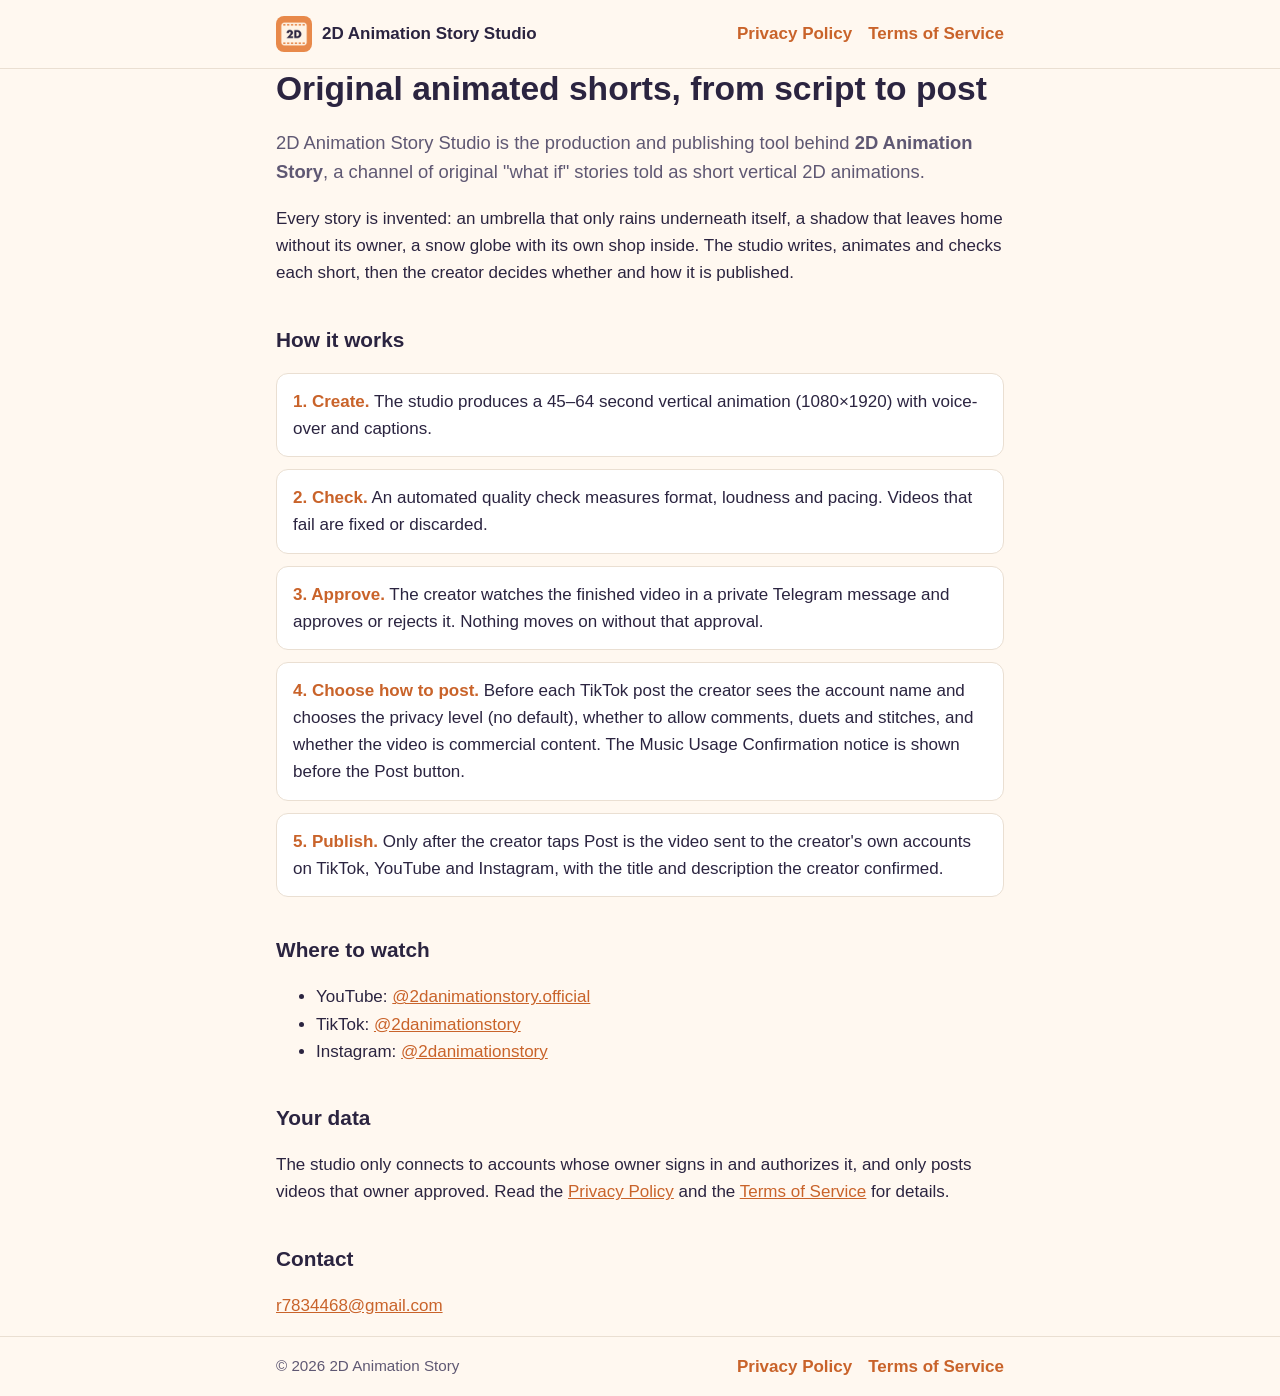
<file: index.html>
<!doctype html>
<html lang="en">
<head>
  <meta charset="utf-8">
  <meta name="viewport" content="width=device-width, initial-scale=1">
  <title>2D Animation Story Studio</title>
  <meta name="description" content="The publishing tool behind 2D Animation Story, a channel of original animated what-if shorts.">
  <link rel="icon" href="favicon.png">
  <link rel="stylesheet" href="style.css">
</head>
<body>
  <header>
    <div class="wrap">
      <a class="brand" href="./"><img src="favicon.png" alt="">2D Animation Story Studio</a>
      <nav><a href="privacy.html">Privacy Policy</a><a href="terms.html">Terms of Service</a></nav>
    </div>
  </header>

  <main class="wrap">
    <h1>Original animated shorts, from script to post</h1>
    <p class="lead">2D Animation Story Studio is the production and publishing tool behind
      <b>2D Animation Story</b>, a channel of original "what if" stories told as short vertical 2D animations.</p>

    <p>Every story is invented: an umbrella that only rains underneath itself, a shadow that leaves home
      without its owner, a snow globe with its own shop inside. The studio writes, animates and checks each
      short, then the creator decides whether and how it is published.</p>

    <h2>How it works</h2>
    <ol class="steps">
      <li><b>1. Create.</b> The studio produces a 45–64 second vertical animation (1080×1920) with voice-over and captions.</li>
      <li><b>2. Check.</b> An automated quality check measures format, loudness and pacing. Videos that fail are fixed or discarded.</li>
      <li><b>3. Approve.</b> The creator watches the finished video in a private Telegram message and approves or rejects it. Nothing moves on without that approval.</li>
      <li><b>4. Choose how to post.</b> Before each TikTok post the creator sees the account name and chooses the
        privacy level (no default), whether to allow comments, duets and stitches, and whether the video is
        commercial content. The Music Usage Confirmation notice is shown before the Post button.</li>
      <li><b>5. Publish.</b> Only after the creator taps Post is the video sent to the creator's own accounts
        on TikTok, YouTube and Instagram, with the title and description the creator confirmed.</li>
    </ol>

    <h2>Where to watch</h2>
    <ul>
      <li>YouTube: <a href="https://www.youtube.com/@2danimationstory.official">@2danimationstory.official</a></li>
      <li>TikTok: <a href="https://www.tiktok.com/@2danimationstory">@2danimationstory</a></li>
      <li>Instagram: <a href="https://www.instagram.com/2danimationstory">@2danimationstory</a></li>
    </ul>

    <h2>Your data</h2>
    <p>The studio only connects to accounts whose owner signs in and authorizes it, and only posts videos
      that owner approved. Read the <a href="privacy.html">Privacy Policy</a> and the
      <a href="terms.html">Terms of Service</a> for details.</p>

    <h2>Contact</h2>
    <p><a href="mailto:r7834468@gmail.com">r7834468@gmail.com</a></p>
  </main>

  <footer>
    <div class="wrap">
      <span class="small">© 2026 2D Animation Story</span>
      <span><a href="privacy.html">Privacy Policy</a><a href="terms.html">Terms of Service</a></span>
    </div>
  </footer>
</body>
</html>
</file>
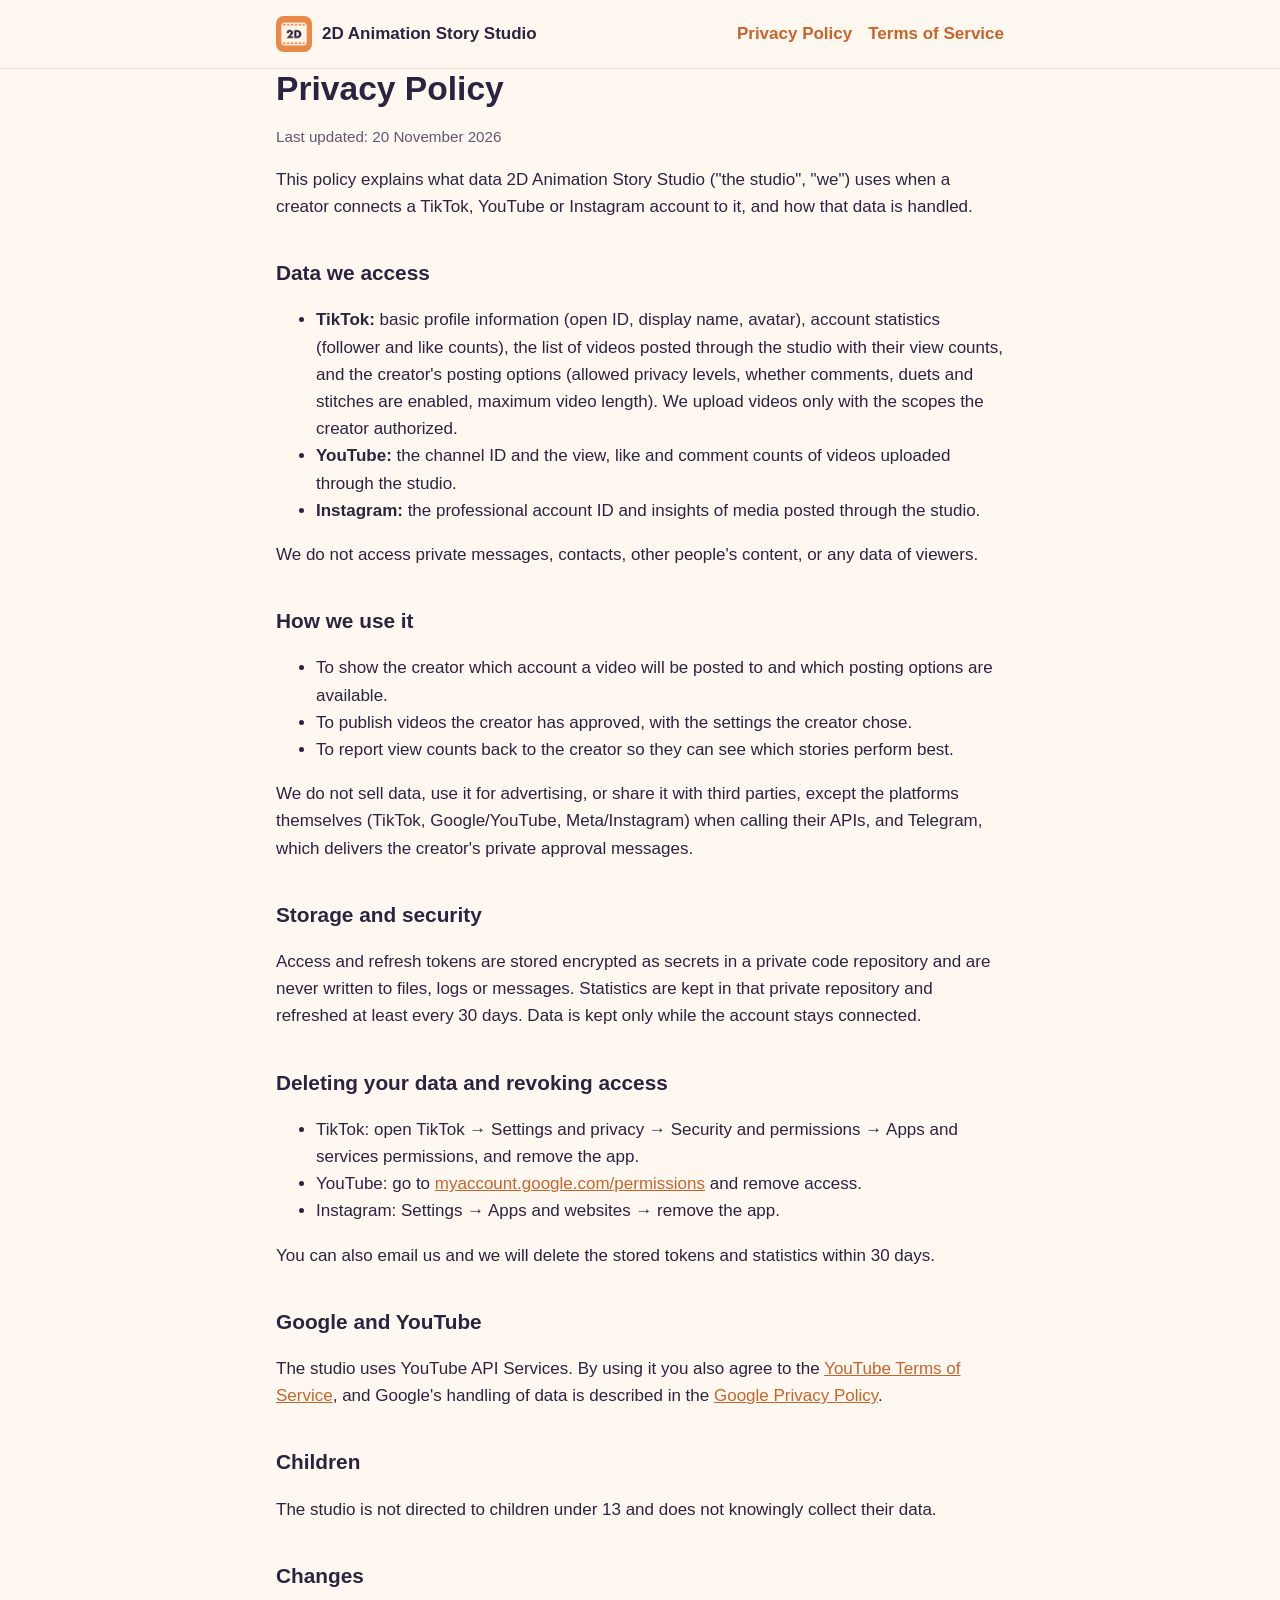
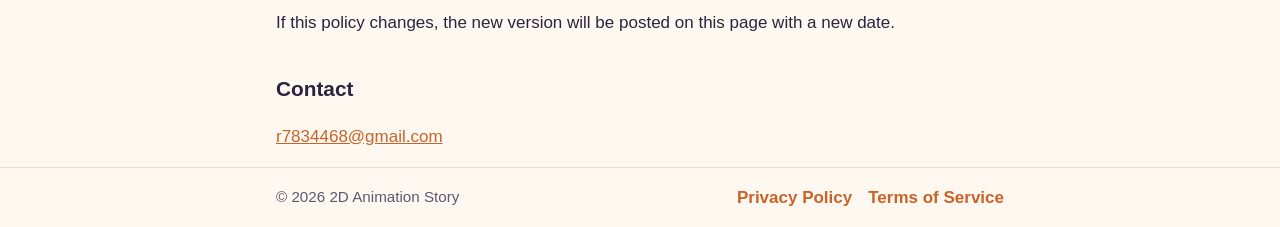
<file: privacy.html>
<!doctype html>
<html lang="en">
<head>
  <meta charset="utf-8">
  <meta name="viewport" content="width=device-width, initial-scale=1">
  <title>Privacy Policy</title>
  <link rel="icon" href="favicon.png">
  <link rel="stylesheet" href="style.css">
</head>
<body>
  <header>
    <div class="wrap">
      <a class="brand" href="./"><img src="favicon.png" alt="">2D Animation Story Studio</a>
      <nav><a href="privacy.html">Privacy Policy</a><a href="terms.html">Terms of Service</a></nav>
    </div>
  </header>

  <main class="wrap">
    <h1>Privacy Policy</h1>
    <p class="small">Last updated: 20 November 2026</p>

    <p>This policy explains what data 2D Animation Story Studio ("the studio", "we") uses when a creator
      connects a TikTok, YouTube or Instagram account to it, and how that data is handled.</p>

    <h2>Data we access</h2>
    <ul>
      <li><b>TikTok:</b> basic profile information (open ID, display name, avatar), account statistics
        (follower and like counts), the list of videos posted through the studio with their view counts,
        and the creator's posting options (allowed privacy levels, whether comments, duets and stitches are
        enabled, maximum video length). We upload videos only with the scopes the creator authorized.</li>
      <li><b>YouTube:</b> the channel ID and the view, like and comment counts of videos uploaded through the studio.</li>
      <li><b>Instagram:</b> the professional account ID and insights of media posted through the studio.</li>
    </ul>
    <p>We do not access private messages, contacts, other people's content, or any data of viewers.</p>

    <h2>How we use it</h2>
    <ul>
      <li>To show the creator which account a video will be posted to and which posting options are available.</li>
      <li>To publish videos the creator has approved, with the settings the creator chose.</li>
      <li>To report view counts back to the creator so they can see which stories perform best.</li>
    </ul>
    <p>We do not sell data, use it for advertising, or share it with third parties, except the platforms
      themselves (TikTok, Google/YouTube, Meta/Instagram) when calling their APIs, and Telegram, which
      delivers the creator's private approval messages.</p>

    <h2>Storage and security</h2>
    <p>Access and refresh tokens are stored encrypted as secrets in a private code repository and are never
      written to files, logs or messages. Statistics are kept in that private repository and refreshed at
      least every 30 days. Data is kept only while the account stays connected.</p>

    <h2>Deleting your data and revoking access</h2>
    <ul>
      <li>TikTok: open TikTok → Settings and privacy → Security and permissions → Apps and services permissions, and remove the app.</li>
      <li>YouTube: go to <a href="https://myaccount.google.com/permissions">myaccount.google.com/permissions</a> and remove access.</li>
      <li>Instagram: Settings → Apps and websites → remove the app.</li>
    </ul>
    <p>You can also email us and we will delete the stored tokens and statistics within 30 days.</p>

    <h2>Google and YouTube</h2>
    <p>The studio uses YouTube API Services. By using it you also agree to the
      <a href="https://www.youtube.com/t/terms">YouTube Terms of Service</a>, and Google's handling of data is
      described in the <a href="https://policies.google.com/privacy">Google Privacy Policy</a>.</p>

    <h2>Children</h2>
    <p>The studio is not directed to children under 13 and does not knowingly collect their data.</p>

    <h2>Changes</h2>
    <p>If this policy changes, the new version will be posted on this page with a new date.</p>

    <h2>Contact</h2>
    <p><a href="mailto:r7834468@gmail.com">r7834468@gmail.com</a></p>
  </main>

  <footer>
    <div class="wrap">
      <span class="small">© 2026 2D Animation Story</span>
      <span><a href="privacy.html">Privacy Policy</a><a href="terms.html">Terms of Service</a></span>
    </div>
  </footer>
</body>
</html>
</file>
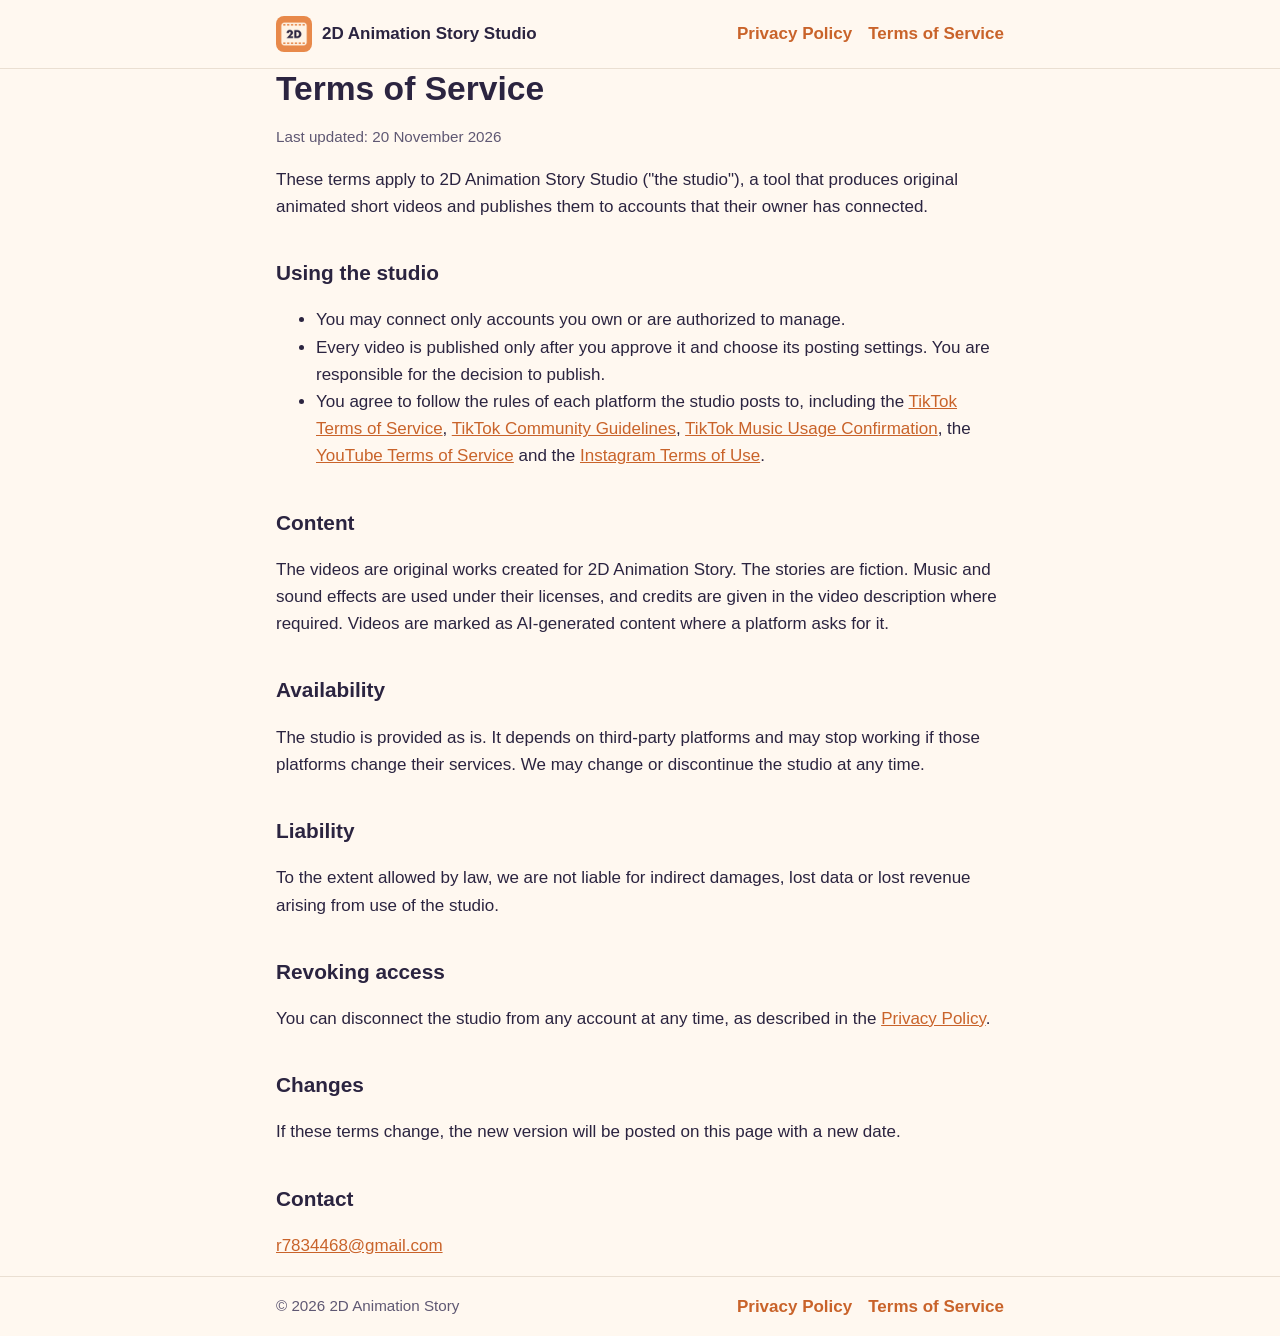
<file: terms.html>
<!doctype html>
<html lang="en">
<head>
  <meta charset="utf-8">
  <meta name="viewport" content="width=device-width, initial-scale=1">
  <title>Terms of Service</title>
  <link rel="icon" href="favicon.png">
  <link rel="stylesheet" href="style.css">
</head>
<body>
  <header>
    <div class="wrap">
      <a class="brand" href="./"><img src="favicon.png" alt="">2D Animation Story Studio</a>
      <nav><a href="privacy.html">Privacy Policy</a><a href="terms.html">Terms of Service</a></nav>
    </div>
  </header>

  <main class="wrap">
    <h1>Terms of Service</h1>
    <p class="small">Last updated: 20 November 2026</p>

    <p>These terms apply to 2D Animation Story Studio ("the studio"), a tool that produces original animated
      short videos and publishes them to accounts that their owner has connected.</p>

    <h2>Using the studio</h2>
    <ul>
      <li>You may connect only accounts you own or are authorized to manage.</li>
      <li>Every video is published only after you approve it and choose its posting settings. You are
        responsible for the decision to publish.</li>
      <li>You agree to follow the rules of each platform the studio posts to, including the
        <a href="https://www.tiktok.com/legal/terms-of-service">TikTok Terms of Service</a>,
        <a href="https://www.tiktok.com/community-guidelines">TikTok Community Guidelines</a>,
        <a href="https://www.tiktok.com/legal/page/global/music-usage-confirmation/en">TikTok Music Usage Confirmation</a>,
        the <a href="https://www.youtube.com/t/terms">YouTube Terms of Service</a> and the
        <a href="https://help.instagram.com/581066165581870">Instagram Terms of Use</a>.</li>
    </ul>

    <h2>Content</h2>
    <p>The videos are original works created for 2D Animation Story. The stories are fiction. Music and sound
      effects are used under their licenses, and credits are given in the video description where required.
      Videos are marked as AI-generated content where a platform asks for it.</p>

    <h2>Availability</h2>
    <p>The studio is provided as is. It depends on third-party platforms and may stop working if those
      platforms change their services. We may change or discontinue the studio at any time.</p>

    <h2>Liability</h2>
    <p>To the extent allowed by law, we are not liable for indirect damages, lost data or lost revenue arising
      from use of the studio.</p>

    <h2>Revoking access</h2>
    <p>You can disconnect the studio from any account at any time, as described in the
      <a href="privacy.html">Privacy Policy</a>.</p>

    <h2>Changes</h2>
    <p>If these terms change, the new version will be posted on this page with a new date.</p>

    <h2>Contact</h2>
    <p><a href="mailto:r7834468@gmail.com">r7834468@gmail.com</a></p>
  </main>

  <footer>
    <div class="wrap">
      <span class="small">© 2026 2D Animation Story</span>
      <span><a href="privacy.html">Privacy Policy</a><a href="terms.html">Terms of Service</a></span>
    </div>
  </footer>
</body>
</html>
</file>
<file: style.css>
:root {
  --bg: #FFF8F0;
  --text: #2B2440;
  --muted: #5F5873;
  --accent: #C9632A;
  --card: #FFFFFF;
  --line: #EADFD2;
}
@media (prefers-color-scheme: dark) {
  :root {
    --bg: #1C1826;
    --text: #F3EDE6;
    --muted: #B8B0C4;
    --accent: #F0A06A;
    --card: #262033;
    --line: #3A3249;
  }
}
* { box-sizing: border-box; }
body {
  margin: 0;
  background: var(--bg);
  color: var(--text);
  font: 17px/1.6 -apple-system, BlinkMacSystemFont, "Segoe UI", Roboto, sans-serif;
}
.wrap { max-width: 760px; margin: 0 auto; padding: 0 16px; }
header { border-bottom: 1px solid var(--line); }
header .wrap, footer .wrap {
  display: flex; flex-wrap: wrap; align-items: center; justify-content: space-between; gap: 12px;
  padding-top: 16px; padding-bottom: 16px;
}
.brand { display: flex; align-items: center; gap: 10px; font-weight: 700; color: var(--text); text-decoration: none; }
.brand img { width: 36px; height: 36px; border-radius: 8px; }
nav a, footer a { color: var(--accent); margin-left: 16px; text-decoration: none; font-weight: 600; }
nav a:first-child, footer a:first-child { margin-left: 0; }
main { padding: 40px 0 56px; }
h1 { font-size: 2.1rem; line-height: 1.2; margin: 0 0 12px; }
h2 { font-size: 1.3rem; margin: 36px 0 8px; }
p, li { color: var(--text); }
.lead { font-size: 1.15rem; color: var(--muted); }
.steps { list-style: none; padding: 0; display: grid; gap: 12px; }
.steps li {
  background: var(--card); border: 1px solid var(--line); border-radius: 12px; padding: 14px 16px;
}
.steps b { color: var(--accent); }
.small { color: var(--muted); font-size: 0.95rem; }
footer { border-top: 1px solid var(--line); }
a { color: var(--accent); }
</file>
